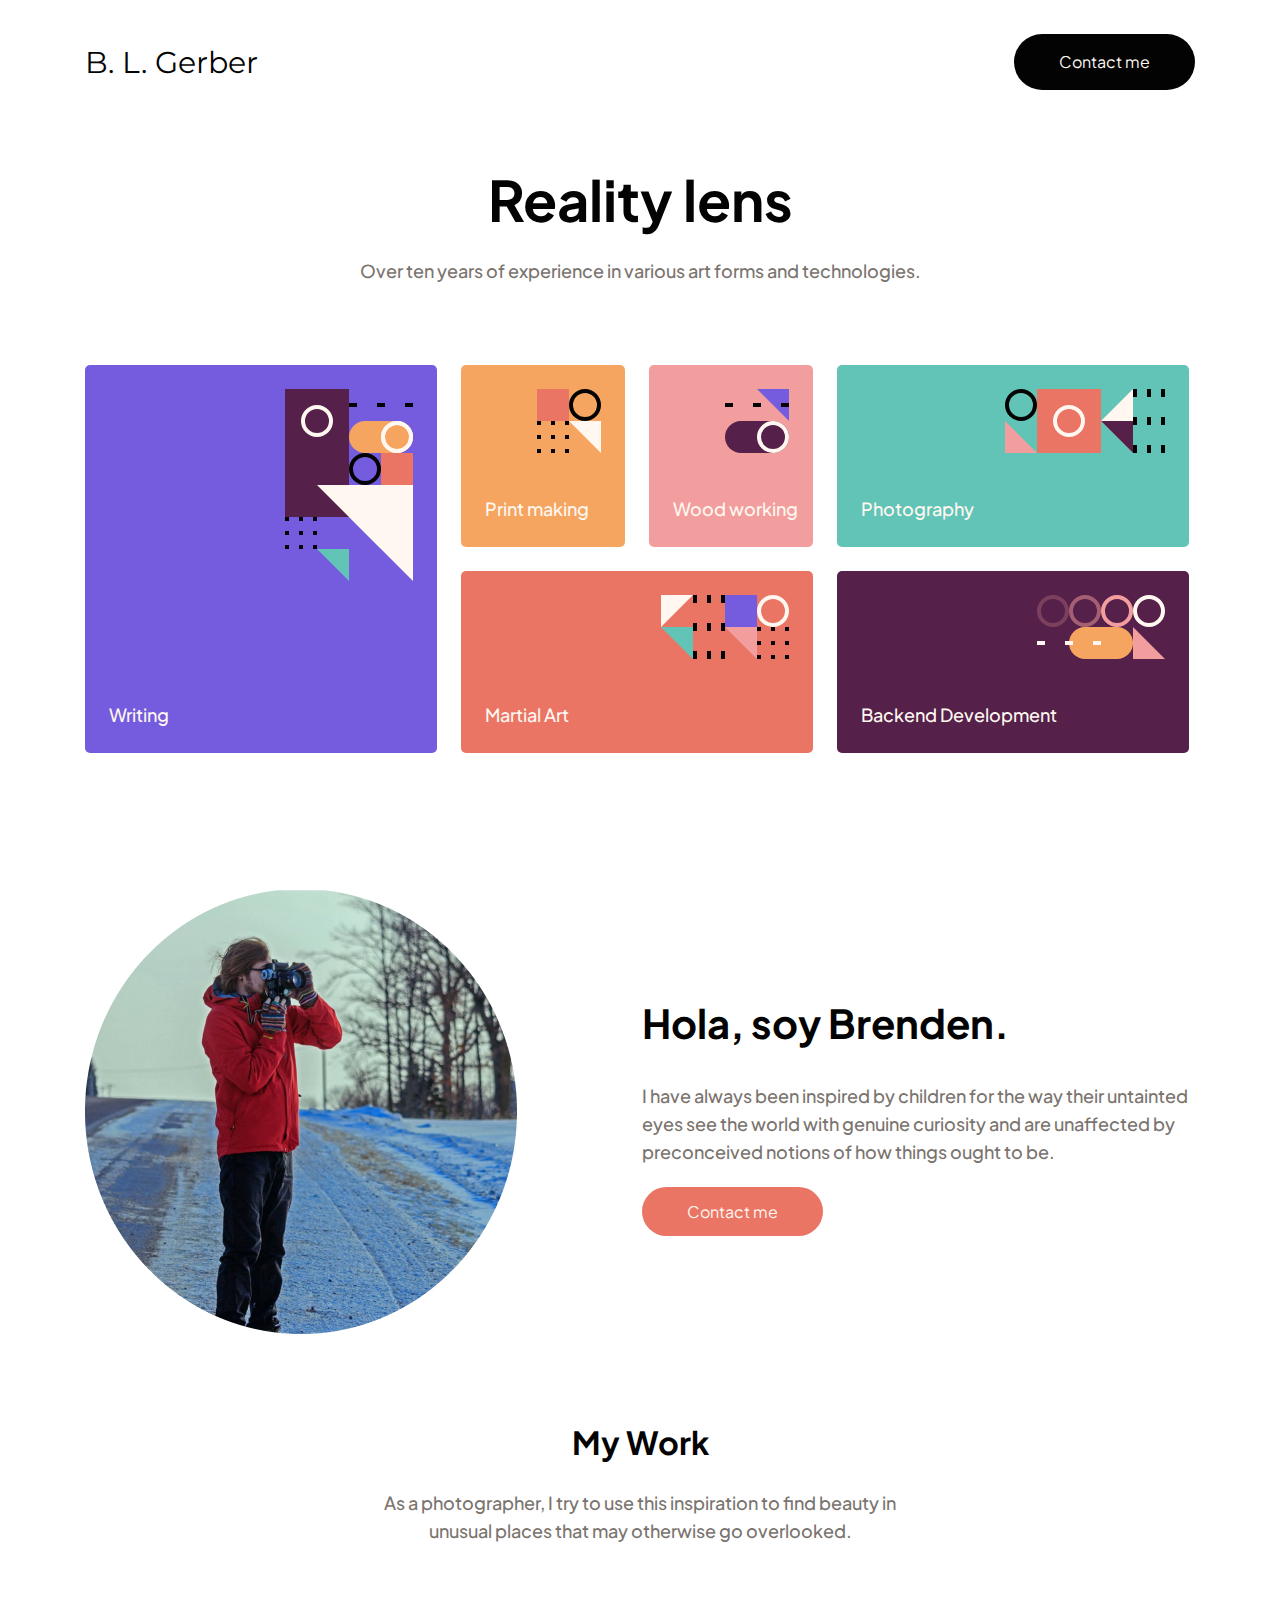
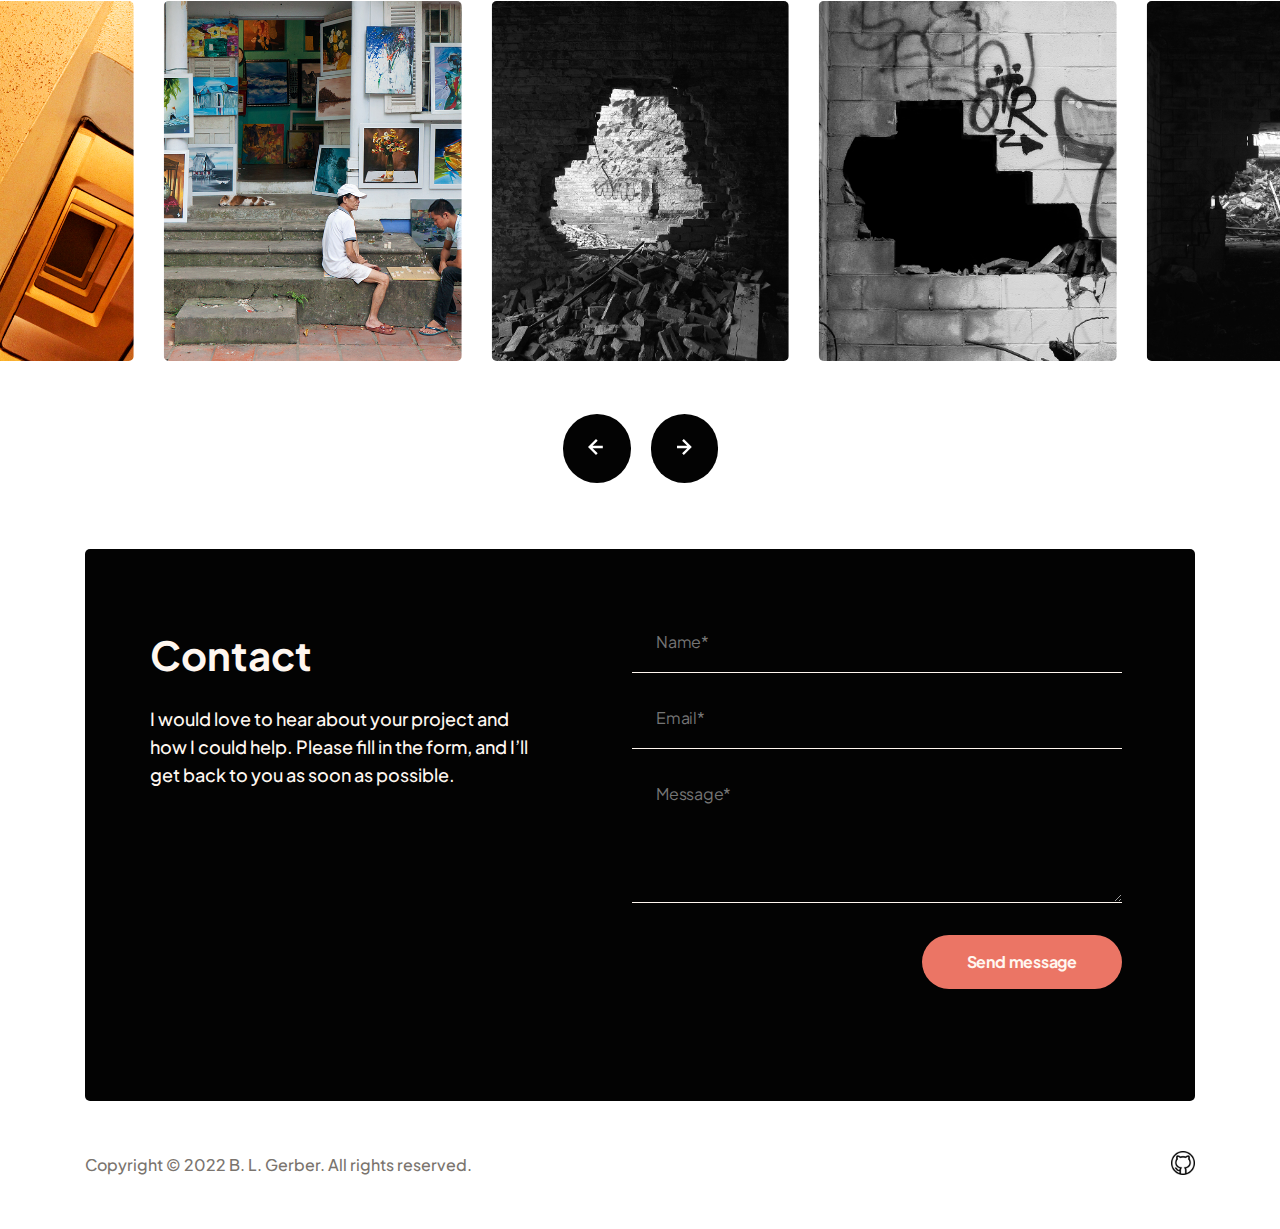
<file: index.html>
<!DOCTYPE html>
<html lang="en">
  <head>
    <!-- Google tag (gtag.js) -->
    <script
      async
      src="https://www.googletagmanager.com/gtag/js?id=G-HS4RKZWJ8X"
    ></script>
    <script>
      window.dataLayer = window.dataLayer || [];
      function gtag() {
        dataLayer.push(arguments);
      }
      gtag("js", new Date());

      gtag("config", "G-HS4RKZWJ8X");
    </script>
    <meta charset="UTF-8" />
    <meta name="viewport" content="width=device-width, initial-scale=1.0" />

    <link
      rel="icon"
      type="image/png"
      sizes="32x32"
      href="./assets/favicon-bg.svg"
    />
    <meta property="og:title" content="Brenden Gerber" />
    <meta property="og:description" content="Welcome to My Portfolio Page" />
    <meta property="og:image" content="./assets/preview-bg.jpg" />
    <link
      rel="stylesheet"
      href="https://cdn.jsdelivr.net/npm/swiper@8/swiper-bundle.min.css"
    />
    <link rel="stylesheet" href="./style.css" />
    <title>Brenden Gerber | Portfolio</title>
  </head>
  <body>
    <!-- Header -->
    <header>
      <nav>
        <div class="container">
          <a href="#" class="logo">B. L. Gerber</a>
          <a href="#contact" class="cta">Contact me</a>
        </div>
      </nav>
    </header>

    <!-- Main -->
    <main>
      <section class="hero container">
        <div class="hero-content">
          <h1>Reality lens</h1>
          <p>
            Over ten years of experience in various art forms and technologies.
          </p>
        </div>

        <!-- Banners -->
        <div class="hero-banner container">
          <div class="banner graphic">
            <p>Writing</p>
          </div>
          <div class="banner uiux">
            <p>Print making</p>
          </div>
          <div class="banner apps">
            <p>Wood working</p>
          </div>
          <div class="banner photography">
            <p>Photography</p>
          </div>
          <div class="banner illustrations">
            <p>Martial Art</p>
          </div>
          <div class="banner motion">
            <p>Backend Development</p>
          </div>
        </div>
      </section>

      <!-- Intro       -->
      <section class="intro container">
        <img src="./assets/profile-pic-bg.jpg" alt="Brenden Gerber" />
        <div class="intro-content">
          <h2>Hola, soy Brenden.</h2>
          <p>
            I have always been inspired by children for the way their untainted
            eyes see the world with genuine curiosity and are unaffected by
            preconceived notions of how things ought to be.
          </p>
          <a href="#contact" class="cta">Contact me</a>
        </div>
      </section>

      <!-- My work -->
      <section class="work">
        <h3>My Work</h3>
        <p>
          As a photographer, I try to use this inspiration to find beauty in
          unusual places that may otherwise go overlooked.
        </p>
        <div #swiperRef="" class="swiper mySwiper">
          <div class="swiper-wrapper">
            <div class="swiper-slide">
              <img src="./assets/slide1.jpeg" alt="" />
            </div>
            <div class="swiper-slide">
              <img src="./assets/slide2.jpeg" alt="" />
            </div>
            <div class="swiper-slide">
              <img src="./assets/slide3.jpeg" alt="" />
            </div>
            <div class="swiper-slide">
              <img src="./assets/slide4.jpeg" alt="" />
            </div>
            <div class="swiper-slide">
              <img src="./assets/slide5.jpeg" alt="" />
            </div>
            <div class="swiper-slide">
              <img src="./assets/slide6.jpeg" alt="" />
            </div>
            <div class="swiper-slide">
              <img src="./assets/slide7.jpeg" alt="" />
            </div>
            <div class="swiper-slide">
              <img src="./assets/slide8.jpeg" alt="" />
            </div>
            <div class="swiper-slide">
              <img src="./assets/slide9.jpg" alt="" />
            </div>
            <div class="swiper-slide">
              <img src="./assets/slide10.jpeg" alt="" />
            </div>
            <div class="swiper-slide">
              <img src="./assets/slide11.jpeg" alt="" />
            </div>
            <div class="swiper-slide">
              <img src="./assets/slide12.jpeg" alt="" />
            </div>
            <div class="swiper-slide">
              <img src="./assets/slide13.jpeg" alt="" />
            </div>
            <div class="swiper-slide">
              <img src="./assets/slide14.jpeg" alt="" />
            </div>
            <div class="swiper-slide">
              <img src="./assets/slide15.jpeg" alt="" />
            </div>
            <div class="swiper-slide">
              <img src="./assets/slide16.jpeg" alt="" />
            </div>
            <div class="swiper-slide">
              <img src="./assets/slide17.jpeg" alt="" />
            </div>
            <div class="swiper-slide">
              <img src="./assets/slide18.jpeg" alt="" />
            </div>
            <div class="swiper-slide">
              <img src="./assets/slide19.jpeg" alt="" />
            </div>
            <div class="swiper-slide">
              <img src="./assets/slide20.jpeg" alt="" />
            </div>
            <div class="swiper-slide">
              <img src="./assets/slide21.jpeg" alt="" />
            </div>
          </div>
        </div>

        <!-- Next and previous buttons -->

        <div class="swiper-button-prev">
          <img src="./assets/icon-arrow-left.svg" alt="" />
        </div>
        <div class="swiper-button-next">
          <img src="./assets/icon-arrow-right.svg" alt="" />
        </div>
      </section>

      <!-- Contact -->
      <section id="contact">
        <div class="container">
          <div class="contact-content">
            <h2>Contact</h2>
            <p>
              I would love to hear about your project and how I could help.
              Please fill in the form, and I’ll get back to you as soon as
              possible.
            </p>
          </div>
          <div class="contact-form">
            <form
              action="./thank-you.html"
              method="POST"
              data-netlify="true"
              name="contact"
            >
              <input
                type="text"
                id="name"
                name="name"
                placeholder="Name*"
                required
              />
              <input
                type="email"
                id="email"
                name="email"
                placeholder="Email*"
                required
              />
              <textarea
                id="message"
                name="message"
                rows="4"
                placeholder="Message*"
                required
              ></textarea>
              <input
                type="submit"
                id="submit"
                class="cta"
                value="Send message"
              />
            </form>
          </div>
        </div>
      </section>
    </main>
    <!-- Footer -->
    <footer>
      <div class="container">
        <p>Copyright © 2022 B. L. Gerber. All rights reserved.</p>
        <a href="https://github.com/brendengerber"
          ><img src="./assets/icon-github.svg" alt=""
        /></a>
      </div>
    </footer>

    <script src="https://cdn.jsdelivr.net/npm/swiper/swiper-bundle.min.js"></script>

    <script src="./script.js"></script>
  </body>
</html>
</file>
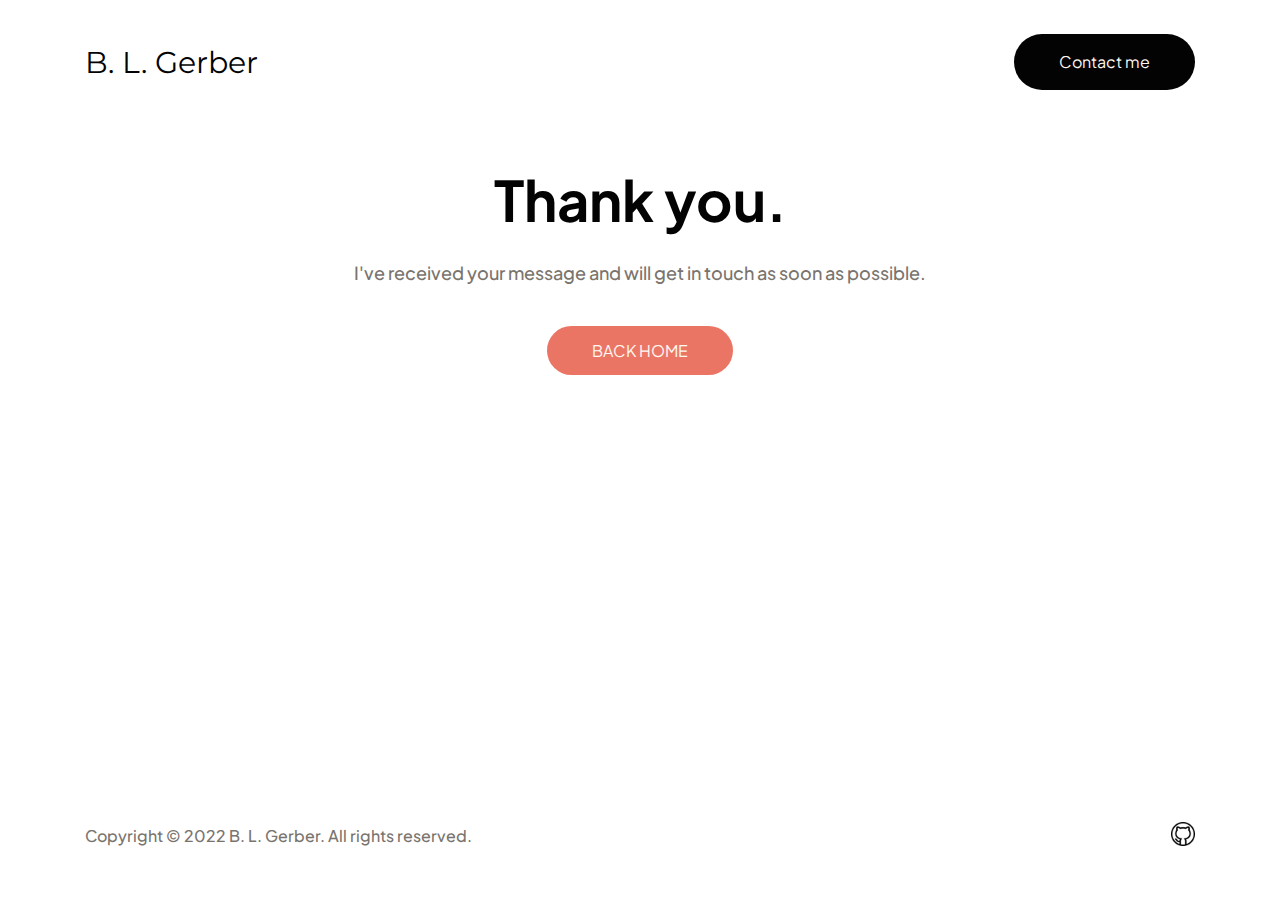
<file: thank-you.html>
<!DOCTYPE html>
<html lang="en">
  <head>
    <!-- Google tag (gtag.js) -->
<script async src="https://www.googletagmanager.com/gtag/js?id=G-HS4RKZWJ8X"></script>
<script>
  window.dataLayer = window.dataLayer || [];
  function gtag(){dataLayer.push(arguments);}
  gtag('js', new Date());

  gtag('config', 'G-HS4RKZWJ8X');
</script>
    <meta charset="UTF-8" />
    <meta name="viewport" content="width=device-width, initial-scale=1.0" />

    <link
      rel="icon"
      type="image/png"
      sizes="32x32"
      href="./assets/favicon-bg.svg"
    />
    <meta property="og:title" content="Brenden Gerber" />
    <meta property="og:description" content="Thank you page" />
    <meta property="og:image" content="./assets/preview-bg.jpg" />
    <link rel="stylesheet" href="./style.css" />
    <title>Brenden Gerber | Thank You</title>
  </head>
  <body>
    <!-- Header -->
    <header>
      <nav class="container">
        <a href="/" class="logo">B. L. Gerber</a>
        <a href="/" class="cta">Contact me</a>
      </nav>
    </header>

    <!-- Main -->
    <main class="thank-you">
      <h1>Thank you.</h1>

      <p>
        I've received your message and will get in touch as soon as possible.
      </p>
      <a class="cta" href="/">BACK HOME</a>
    </main>

    <!-- Footer -->
    <footer>
        <div class="container">
          <p>Copyright © 2022 B. L. Gerber. All rights reserved.</p>
          <a href="https://github.com/brendengerber"
            ><img src="./assets/icon-github.svg" alt=""
          /></a>
        </div>
      </footer>

  </body>
</html>
</file>
<file: style.css>
@import url("https://fonts.googleapis.com/css2?family=Montserrat:wght@500&family=Plus+Jakarta+Sans:wght@500;700&display=swap");
* {
  box-sizing: border-box;
  margin: 0;
  padding: 0;
}

body {
  font-family: "Plus Jakarta Sans", sans-serif;
  color: #7a746e;
  text-align: center;
  transition: 1s ease-in;
  position: relative;
  min-height: 100vh;
}

h1,
h2,
h3 {
  color: #030303;
  font-weight: 700;
}

h1 {
  font-size: 56px;
  line-height: 70px;
}

h2 {
  font-size: 40px;
  line-height: 51px;
}

h3 {
  font-size: 32px;
  line-height: 40px;
}

p {
  font-size: 18px;
  line-height: 28px;
  font-weight: 500;
}

a {
  text-decoration: none;
  color: #fff7f0;
  font-family: "Plus Jakarta Sans", sans-serif;
}

img {
  max-width: 100%;
}

.container {
  width: 1110px;
  margin: 0 auto;
}

.cta {
  padding: 14px 45px;
  border-radius: 50px;
  border: none;
  font-size: 16px;
  line-height: 28px;
}

header {
  position: absolute;
  top: 0;
  height: 98px;
  width: 100%;
}

header .container {
  margin-top: 34px;
  display: flex;
  justify-content: space-between;
  align-items: center;
}
header .container .logo {
  font-family: "Montserrat", sans-serif;
  color: #030303;
  font-size: 30px;
}
header .container .cta {
  background-color: #030303;
}
header .container .cta:hover {
  background-color: #755cde;
}

@media screen and (max-width: 720px) {
  header {
    height: 64px;
  }
  header .cta {
    font-size: 14px;
    line-height: 28px;
    padding: 8px 27px;
  }
  p {
    font-size: 16px;
    line-height: 26px;
  }
  header .container {
    width: 343px;
    margin-top: 16px;
  }
  header .container .logo {
    font-size: 20px;
  }
}
main {
  padding: 98px 0 128px 0;
}

.hero .hero-content {
  margin-top: 66px;
}
.hero .hero-content p {
  margin: 23px auto 80px auto;
  max-width: 54ch;
}

.hero-banner {
  display: grid;
  grid-template-areas: "g g u a p p" "g g i i m m";
  gap: 24px;
  row-gap: 24px;
  grid-template-rows: repeat(2, 182px);
  grid-template-columns: repeat(6, 164px);
  color: #fff7f0;
  font-size: 24px;
  font-weight: 500;
}

.banner {
  border-radius: 5px;
  display: flex;
}
.banner p {
  align-self: flex-end;
  margin: 0 0 24px 24px;
}

.graphic {
  grid-area: g;
  background-color: #755cde;
  background-image: url("./assets/pattern-graphic-design.svg");
  background-repeat: no-repeat;
  background-position: top 24px right 24px;
}

.uiux {
  grid-area: u;
  background-color: #f6a560;
  background-image: url("./assets/pattern-ui-ux.svg");
  background-repeat: no-repeat;
  background-position: top 24px right 24px;
}

.apps {
  grid-area: a;
  background-color: #f39e9e;
  background-image: url("./assets/pattern-apps.svg");
  background-repeat: no-repeat;
  background-position: top 24px right 24px;
}

.photography {
  grid-area: p;
  background-color: #61c4b7;
  background-image: url("./assets/pattern-photography.svg");
  background-repeat: no-repeat;
  background-position: top 24px right 24px;
}

.illustrations {
  grid-area: i;
  background-color: #eb7565;
  background-image: url("./assets/pattern-illustrations.svg");
  background-repeat: no-repeat;
  background-position: top 24px right 24px;
}

.motion {
  grid-area: m;
  background-color: #552049;
  background-image: url("./assets/pattern-motion-graphics.svg");
  background-repeat: no-repeat;
  background-position: top 24px right 24px;
}

@media screen and (max-width: 1150px) {
  .container {
    width: 690px;
  }
  .hero-content h1 {
    font-size: 44px;
  }
  .hero .hero-content p {
    margin: 10px auto 64px auto;
  }
  .hero-banner {
    grid-template-areas: "g g u a" "g g i i" "p p m m";
    grid-template-rows: repeat(3, 182px);
    grid-template-columns: repeat(4, 155px);
  }
}
@media screen and (max-width: 720px) {
  main {
    padding: 64px 0 120px 0;
  }
  .hero .hero-content {
    margin-top: 32px;
  }
  .hero .hero-content h1 {
    font-size: 36px;
  }
  .hero .hero-content p {
    margin: 6px auto 32px auto;
  }
  .container {
    width: 343px;
  }
  .hero-banner {
    grid-template-areas: "g g" "u a" "i i" "p p" "m m";
    grid-template-rows: repeat(6, 182px);
    grid-template-columns: repeat(2, 159px);
  }
}
.intro {
  margin: 136px auto 88px auto;
  display: flex;
  align-items: center;
  justify-content: center;
}
.intro img {
  margin-right: 125px;
}

.intro-content {
  text-align: left;
}
.intro-content p {
  margin: 34px 0 32px 0;
}
.intro-content a {
  background-color: #eb7565;
}
.intro-content a:hover {
  background-color: #f6a560;
}

@media screen and (max-width: 1150px) {
  .intro {
    width: 690px;
  }
  .intro img {
    width: 50%;
    margin-right: 20px;
    left: -44px;
    position: relative;
  }
  .intro-content {
    width: 50%;
  }
  .intro-content h2 {
    font-size: 32px;
    line-height: 40px;
  }
  .intro-content p {
    margin: 27px 0;
  }
}
@media screen and (max-width: 720px) {
  .intro {
    flex-direction: column;
    margin: -100px auto 100px auto;
    width: 343px;
  }
  .intro img {
    margin: 0 0 40px 0;
    left: 0;
    width: 80%;
  }
  .intro-content {
    width: 100%;
    text-align: center;
  }
  .intro-content h2 {
    font-size: 26px;
  }
  .intro-content p {
    margin: 24px 0;
  }
  .intro .cta {
    padding: 8px 27px;
    font-size: 14px;
    line-height: 28px;
  }
}
.work {
  position: relative;
  padding-bottom: 88px;
  overflow: hidden;
}
.work p {
  max-width: 40ch;
  margin: 27px auto;
}

.swiper {
  margin: 56px auto;
  width: auto;
}

.swiper-slide {
  display: flex;
  justify-content: center;
  align-items: center;
  width: auto;
  height: 360px;
}

.swiper-slide img {
  height: 100%;
  display: block;
  -o-object-fit: cover;
     object-fit: cover;
  border-radius: 5px;
}

.swiper-button-prev,
.swiper-button-next {
  position: relative;
  display: inline;
  border-radius: 100px;
  background-color: #030303;
}
.swiper-button-prev:hover,
.swiper-button-next:hover {
  background-color: #755cde;
}

.swiper-button-prev::after,
.swiper-button-next::after {
  content: "";
}

.swiper-button-prev {
  margin-right: 40px;
  padding: 24px 25px;
}

.swiper-button-next {
  padding: 24px 26px;
}

@media screen and (max-width: 720px) {
  .work h3 {
    font-size: 24px;
  }
  .work p {
    width: 343px;
    margin: 24px auto 32px auto;
  }
  .swiper-slide {
    height: 180px;
  }
}
#contact .container {
  padding: 80px 65px;
  background-color: #030303;
  display: flex;
  color: #fff7f0;
  border-radius: 5px;
}

.contact-content {
  width: 40%;
}

.contact-form {
  width: 50%;
}

.contact-content {
  margin-right: 90px;
  text-align: left;
}
.contact-content h2 {
  margin-bottom: 25px;
  color: #fff7f0;
}

.contact-form input,
textarea {
  display: flex;
  width: 100%;
  margin-bottom: 32px;
  padding: 0 0 17px 24px;
  border: none;
  border-bottom: 1px solid #fff7f0;
  background-color: rgba(3, 3, 3, 0);
  font-family: "Plus Jakarta Sans", sans-serif;
  color: #fff7f0;
  font-size: 16px;
  line-height: 26px;
  letter-spacing: -0.22px;
  border-radius: 0px;
}

textarea:focus, input:focus {
  color: #fff7f0;
  outline: none;
}

input, select, textarea {
  color: #fff7f0;
}

input:-webkit-autofill,
input:-webkit-autofill:hover,
input:-webkit-autofill:focus,
input:-webkit-autofill:active {
  -webkit-box-shadow: 0 0 0 30px #030303 inset !important;
  -webkit-text-fill-color: #fff7f0 !important;
  font-family: "Plus Jakarta Sans", sans-serif !important;
  background-clip: content-box !important;
}

.contact-form .cta {
  width: auto;
  float: right;
  cursor: pointer;
  background-color: #eb7565;
  padding: 14px 45px;
  border: none;
  font-weight: bold;
  border-radius: 50px;
  font-size: 16px;
}
.contact-form .cta:hover {
  background-color: #f6a560;
}

@media screen and (max-width: 1150px) {
  #contact .container {
    padding: 56px 0 64px 0;
    display: flex;
    flex-direction: column;
    justify-content: center;
    align-items: center;
  }
  .contact-content,
.contact-form {
    width: 70%;
    text-align: center;
  }
  .contact-content {
    margin-right: 0;
  }
  .contact-content h2 {
    margin-bottom: 20px;
    font-size: 32px;
    line-height: 40px;
  }
  .contact-content p {
    margin-bottom: 48px;
  }
}
@media screen and (max-width: 720px) {
  #contact .container {
    padding: 49px 24px;
  }
  #contact h2 {
    font-size: 26px;
    line-height: auto;
  }
  #contact p {
    margin: 24px 0;
  }
  #contact .cta {
    padding: 8px 27px;
    font-size: 14px;
    line-height: 28px;
  }
  .contact-content,
.contact-form {
    width: 100%;
  }
}
footer {
  height: 128px;
  position: absolute;
  bottom: 0;
  width: 100%;
}
footer .container {
  display: flex;
  justify-content: space-between;
  align-items: center;
  margin-top: 50px;
}
footer .container p {
  font-size: 16px;
}

@media screen and (max-width: 720px) {
  footer {
    height: 120px;
  }
  footer .container {
    flex-direction: column-reverse;
    text-align: center;
    margin-top: 30px;
  }
  footer .container p {
    width: 100%;
    font-size: 14px;
    margin-top: 8px;
  }
}
.thank-you {
  text-align: center;
  padding: 98px 0 128px 0;
}
.thank-you h1 {
  margin-top: 66px;
}
.thank-you p {
  margin: 25px 0 50px 0;
}
.thank-you .cta {
  background-color: #eb7565;
}
.thank-you .cta:hover {
  background-color: #f6a560;
}

@media screen and (max-width: 720px) {
  .thank-you h1 {
    font-size: 40px;
    margin-top: 32px;
  }
  .thank-you p {
    width: 343px;
    margin: 10px auto 40px auto;
  }
}/*# sourceMappingURL=style.css.map */
</file>
